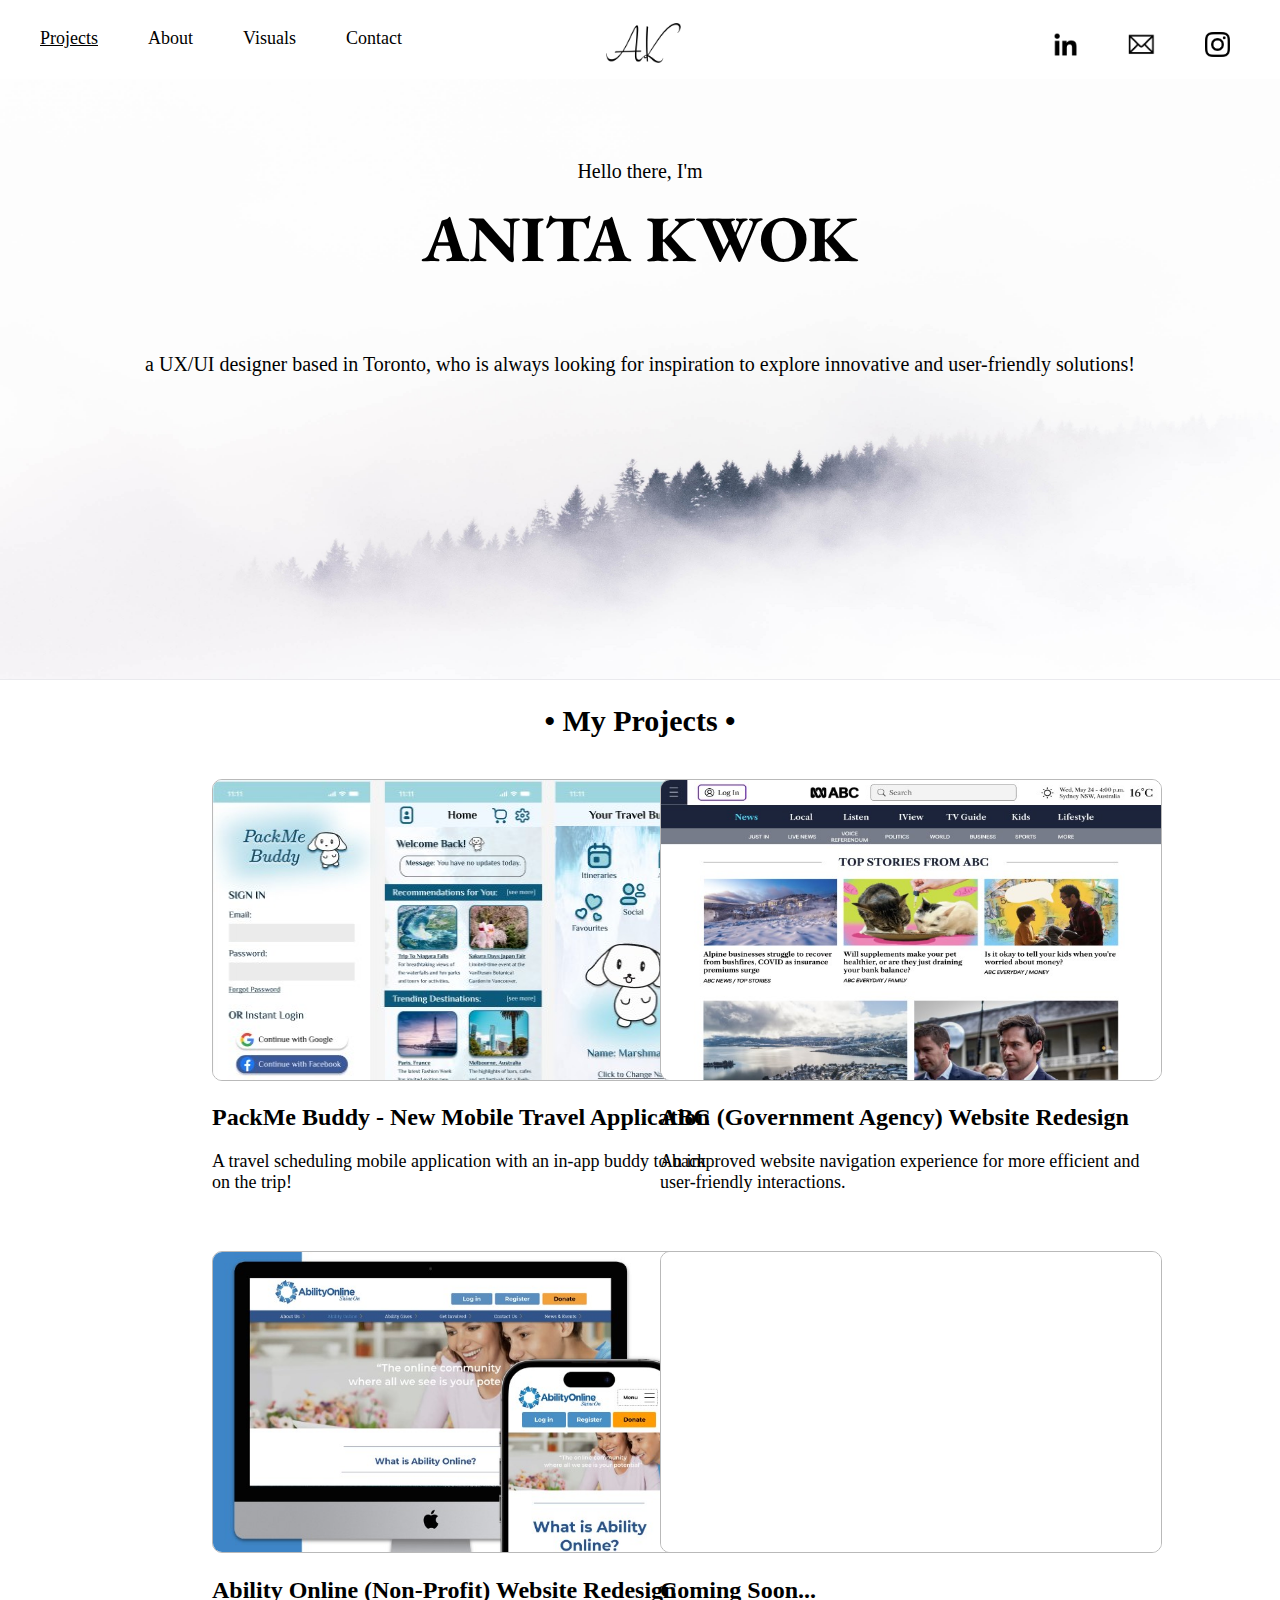
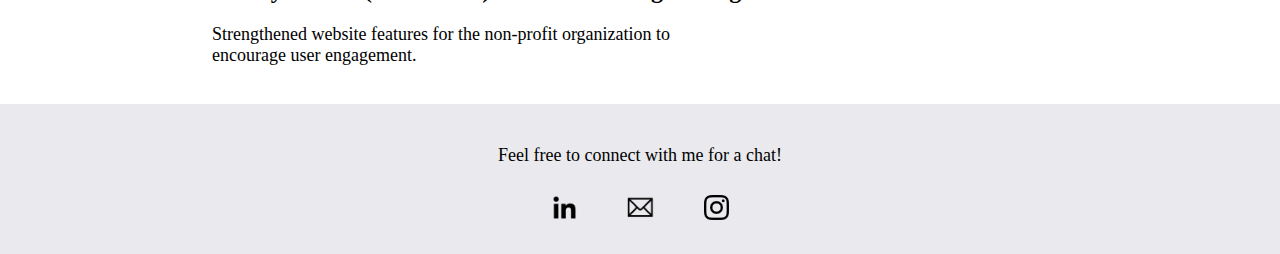
<file: index.html>
<!DOCTYPE html>
<html>
    <link href="https://fonts.googleapis.com/css2?family=EB+Garamond:wght@600&family=Open+Sans&display=swap" rel="stylesheet">
    <link href="https://db.onlinewebfonts.com/c/5b0ec5409a671e85efbb3cc0bfddda14?family=Leelawadee+UI" rel="stylesheet">
    <head>
        <link href="css/style.css" rel="stylesheet" type="text/css">
        <title>
            AK Designs
        </title>
    </head>

    <body>
        <header id="navigationBar">
            <ol class="navigation">
              <li class="inline-block" id="highlight">Projects</li>
              <li class="inline-block">
                <a href="about.html">About</a>
              </li>
              <li class="inline-block">Visuals</li>
              <li class="inline-block">Contact</li>
            </ol>
            <div class= "mytitle">
                <img src="images/AK.png" width=75px height="auto">
            </div>
            <div class= "icons">
                <img id="social" src="images/linkedin.png" width=25px height="auto">
                <img id="social" src="images/email.png" width=27px height="auto">
                <img id="social" src="images/instagram.png" width=25px height="auto">
            </div>
            <div class="hamburger">
                <span class="bar"></span>
                <span class="bar"></span>
                <span class="bar"></span>
            </div>
        </header>
        
        <section class= "hero">
            <div class="herosection">
                <img id="homebg" src="images/home_background.jpg" width=100% height="auto">
                <p class="herowritten" id="text1">Hello there, I'm</p>
                <h1 class="herowritten" id="text2">ANITA KWOK</h1>
                <P class="herowritten" id="text3">a UX/UI designer based in Toronto, who is always looking for inspiration to explore innovative and user-friendly solutions!</P>
            </div>         
        </section>

        <section class="myWork">
            <h1 id="projectTitle">• My Projects •</h1>
            <div class="projectGrid">
                <div class="projectBox leftProjects">
                    <img class="projectImages" src="images/packMeBuddy.jpg" width=500px height=300px>
                    <h2>PackMe Buddy - New Mobile Travel Application</h2>
                    <p>A travel scheduling mobile application with an in-app buddy to back on the trip!</p>
                </div>
                <div class="projectBox rightProjects">
                    <img class="projectImages" src="images/ABCRedesign.jpg" width=500px height=300px>
                    <h2>ABC (Government Agency) Website Redesign</h2>
                    <p>An improved website navigation experience for more efficient and user-friendly interactions.</p>
                </div>
                <div class="projectBox leftProjects">
                    <img class="projectImages" src="images/AbilityOnline.jpg" width=500px height=300px>
                    <h2>Ability Online (Non-Profit) Website Redesign</h2>
                    <p>Strengthened website features for the non-profit organization to encourage user engagement.</p>
                </div>
                <div class="projectBox rightProjects">
                    <img class="projectImages" src="images/blank.jpg" width=500px height=300px>
                    <h2>Coming Soon...</h2>
                    <p></p>
                </div>
            </div>
        </section>
        
        <footer class="footer" id="footerbg">
            <p id="footernote">Feel free to connect with me for a chat!</p>
            <div class= "footericons">
                <img id="footersocial" src="images/linkedin.png" width=25px height="auto">
                <img id="footersocial" src="images/email.png" width=27px height="auto">
                <img id="footersocial" src="images/instagram.png" width=25px height="auto">
            </div>
        </footer>

        <script src="js/index.js"></script>
    </body>

</html>
</file>
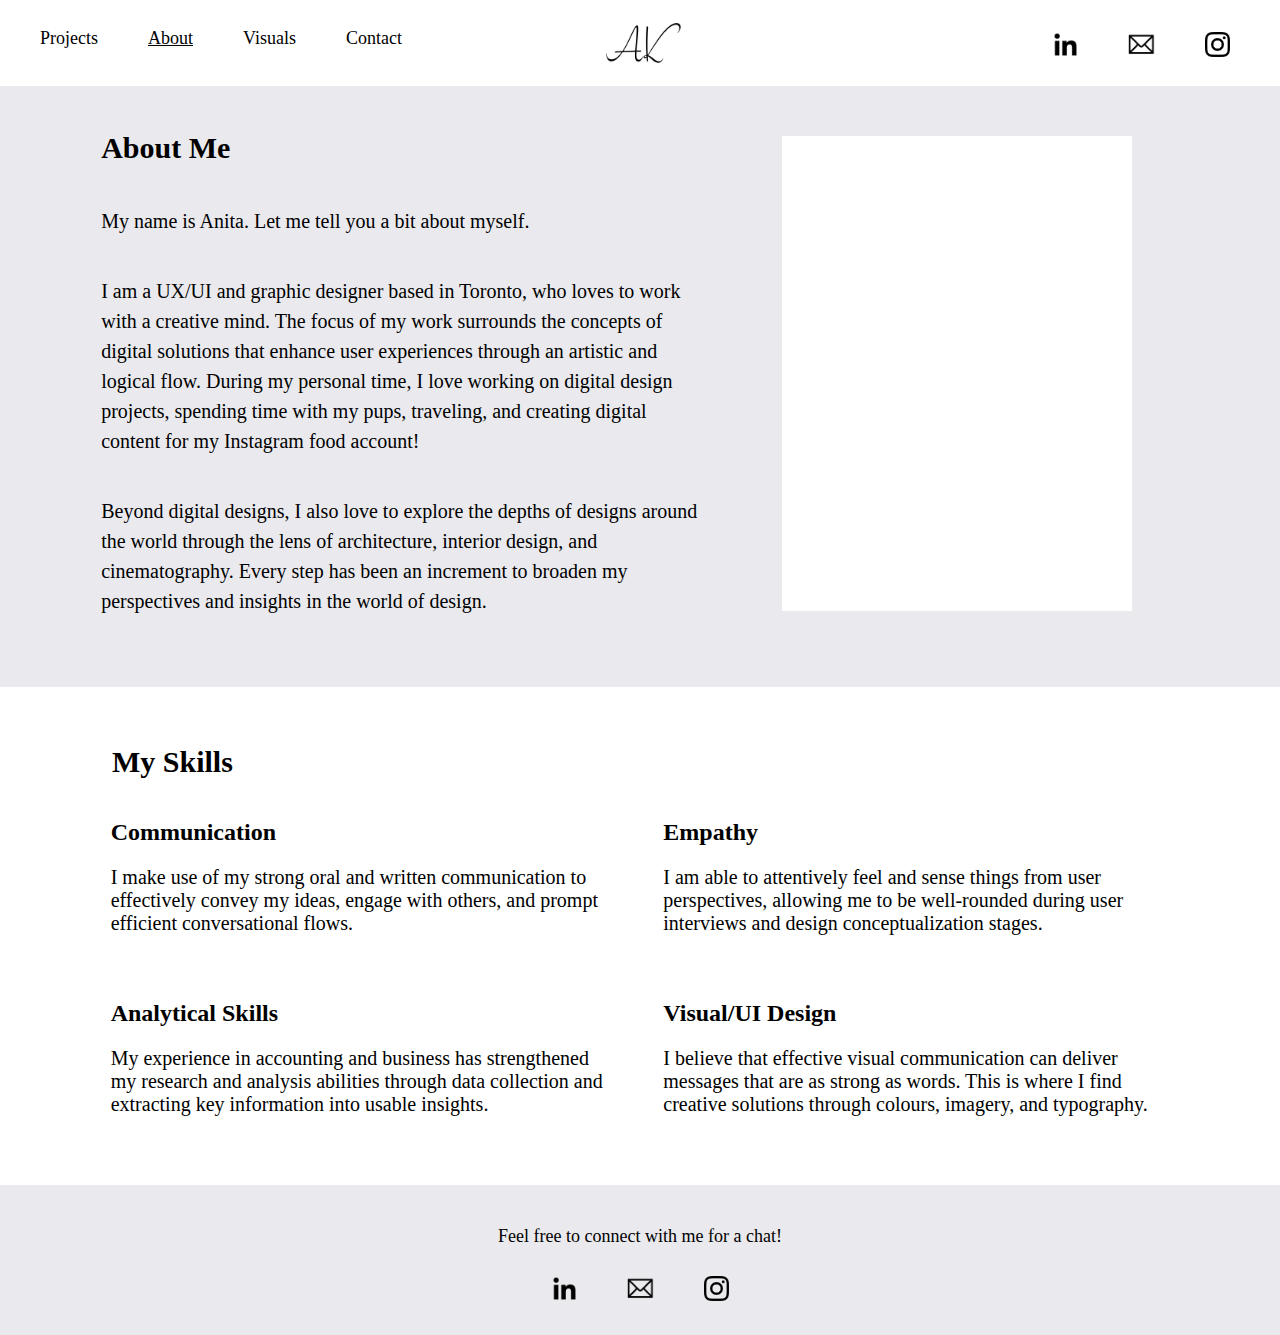
<file: about.html>
<!DOCTYPE html>
<html>
    <link href="https://fonts.googleapis.com/css2?family=EB+Garamond:wght@600&family=Open+Sans&display=swap" rel="stylesheet">
    <link href="https://db.onlinewebfonts.com/c/5b0ec5409a671e85efbb3cc0bfddda14?family=Leelawadee+UI" rel="stylesheet">
    <head>
        <link href="css/style.css" rel="stylesheet" type="text/css">
        <title>
            AK Designs
        </title>
    </head>

    <body>
        <header id="navigationBar">
            <ol class="navigation">
              <li class="inline-block">
                <a href="index.html">Projects</a>
                </li>
              <li class="inline-block" id="highlight">About</li>
              <li class="inline-block">Visuals</li>
              <li class="inline-block">Contact</li>
            </ol>
            <div class= "mytitle">
                <a href="index.html" style=text-decoration:none><img src="images/AK.png" width=75px height="auto"></a>
            </div>
            <div class= "icons">
                <img id="social" src="images/linkedin.png" width=25px height="auto">
                <img id="social" src="images/email.png" width=27px height="auto">
                <img id="social" src="images/instagram.png" width=25px height="auto">
            </div>
            <div class="hamburger">
                <span class="bar"></span>
                <span class="bar"></span>
                <span class="bar"></span>
            </div>
        </header>

        <section class="aboutMe">
            <div>
                <h1 class="titles">About Me</h1>
                <div class="aboutWritten">
                    <p>My name is Anita. Let me tell you a bit about myself.</p>
                    <p>I am a UX/UI and graphic designer based in Toronto, who loves to work with a creative mind. The focus of my work surrounds the concepts of digital solutions that enhance user experiences through an artistic and logical flow. During my personal time, I love working on digital design projects, spending time with my pups, traveling, and creating digital content for my Instagram food account!</p>
                    <p>Beyond digital designs, I also love to explore the depths of designs around the world through the lens of architecture, interior design, and cinematography. Every step has been an increment to broaden my perspectives and insights in the world of design.</p>
                </div>
            </div>
            <img id="profile" src="images/blank.jpg">
        </section>

        <section class="mySkills">
            <h1 class="titles skillT">My Skills</h1>
            <div class="skillsGrid">
                <div class="skillsBox leftSkill">
                    <h2>Communication</h2>
                    <p>I make use of my strong oral and written communication to effectively convey my ideas, engage with others, and prompt efficient conversational flows.</p>
                </div>
                <div class="skillsBox rightSkill">
                    <h2>Empathy</h2>
                    <p>I am able to attentively feel and sense things from user perspectives, allowing me to be well-rounded during user interviews and design conceptualization stages.</p>
                </div>
                <div class="skillsBox leftSkill">
                    <h2>Analytical Skills</h2>
                    <p>My experience in accounting and business has strengthened my research and analysis abilities through data collection and extracting key information into usable insights.</p>
                </div>
                <div class="skillsBox rightSkill">
                    <h2>Visual/UI Design</h2>
                    <p>I believe that effective visual communication can deliver messages that are as strong as words. This is where I find creative solutions through colours, imagery, and typography.</p>
                </div>
            </div>
        </section>

        <footer class="footer" id="footerbg">
            <p id="footernote">Feel free to connect with me for a chat!</p>
            <div class= "footericons">
                <img id="footersocial" src="images/linkedin.png" width=25px height="auto">
                <img id="footersocial" src="images/email.png" width=27px height="auto">
                <img id="footersocial" src="images/instagram.png" width=25px height="auto">
            </div>
        </footer>

        <script src="js/index.js"></script>
    </body>

</html>
</file>
<file: css/style.css>
p {
    font-family: "Leelawadee UI";
    font-size: 20px;
}
/* header */
#navigationBar {
    display: flex;
    flex-direction: row;
    margin-top: 10px;
}
.mytitle {
    cursor: pointer;
    text-decoration: none;
    display: block;
    margin-left: auto;
    margin-right: auto;
    padding: 1%;
}
.navigation {
    display: flex;
    width: 49%;
    align-items: flex-start;
    justify-content: flex-start;
    font-family: "Leelawadee UI";
    font-size: 18px;
}
.icons {
    display: flex;
    width: 52%;
    align-items: center;
    justify-content: flex-end;
}
#social {
    padding-right: 50px;
    cursor: pointer;
    text-decoration: none;
}
.bar {
    display: block;
    width: 25px;
    height: 3px;
    margin: 5px auto;
    -webkit-transition: all 0.3s ease-in-out;
    transition: all 0.3s ease-in-out;
    background-color: #101010;
}
.hamburger {
    display: none;
}
.navigation li {
    cursor: pointer;
    text-decoration: none;
  }
.inline-block {
    display: inline-block;
    padding-right: 50px;
    font-weight: 400;
    color: #000000;
}
.inline-block:hover {
    color: rgb(38, 180, 205);
}
.inline-block a {
    color: #000000;
    text-decoration-line: none;
}
.inline-block a:hover {
    color: rgb(38, 180, 205);
}
#highlight {
    text-decoration: underline;
}
  
/* Hero Section */
body {
    margin: 0;
}
.herosection {
    position: relative;
}
#homebg {
    border-bottom: 1px solid #EAEAEE;
    max-height: 600px;
    height: 70vh;
    width: 100%;
}
.herowritten {
    display: flex;
    flex-direction: column;
    align-items: center;
    justify-content: center;
}
#text1 {
    position: absolute;
    top: 10%;
    text-align: center;
    width: 100%;
    font-family: "Leelawadee UI";
    font-size: 20px;
}
#text2 {
    position: absolute;
    top: 12%;
    text-align: center;
    width: 100%;
    font-family: 'EB Garamond', serif;
    font-size: 65px;
}
#text3 {
    position: absolute;
    top: 42%;
    text-align: center;
    width: 100%;
    font-family: "Leelawadee UI";
    font-size: 20px;
}
.button {
    position: absolute;
    top: 70%;
    left: 50%;
    -ms-transform: translate(-50%, -50%);
    transform: translate(-50%, -50%);
    text-align: center;
    background-color: #346EAA;
    border: none;
    color: white;
    font-family: 'EB Garamond', serif;
    font-size: 20px;
    padding: 20px 70px;
    text-decoration: none;
    margin: 4px 2px;
    cursor: pointer;
    border-radius: 33px;
}


/* footer */

.footer {
    display: flex;
    flex-direction: column;
    align-items: center;
    justify-content: center;
    background-color: #EAEAEE;
    height: 150px;
    width: 100%;
    position: absolute;
}
.footericons {
    display: flex;
    align-items: center;
    justify-content: center;
    padding: 10px;
}
#footersocial {
    padding-right: 25px;
    padding-left: 25px;
    cursor: pointer;
    text-decoration: none;
}
#footernote {
    font-family: "Leelawadee UI";
    font-size: 18px;
}

/* My Projects */
#projectTitle {
    text-align: center;
    font-size: 30px;
}
.projectGrid {
    display: grid;
    grid-template-columns: 1fr 1fr;
    grid-template-rows: 1fr 1fr;
    grid-gap: 0px;
    place-items: start center;
}
.projectBox {
    width: 500px;
    margin: 0 auto;
    padding: 20px;
}
.projectBox p {
    font-size: 18px;
}
.leftProjects {
    margin-left: 30%;
}
.rightProjects {
    margin-right: 30%;
}
.projectImages {
    border: 1px solid rgb(185, 185, 185);
    cursor: pointer;
    border-radius: 10px;
}

/* About Me */
.aboutMe {
    background-color: #EAEAEE;
    padding: 2%;
    padding-bottom: 4%;
    margin-top: 0.5%;
    margin-bottom: 2%;
    display: flex;
    flex-direction: row;
    justify-content: center;
}
.titles {
    font-size: 30px;
    margin-left: 10%;
}
.aboutWritten {
    display: flex;
    flex-direction: column;
    margin-left: 10%;
    width: 80%;
    font-size: 18px;
    line-height: 30px;
}
#profile {
    margin-right: 10%;
    margin-top: 2%;
    margin-bottom: 2%;
    width: 350px;
}

/* My Skills */
.mySkills {
    padding-bottom: 3%;
    padding-top: 1%;
    
}
.skillT {
    margin-left: 8.75%;
}
.skillsGrid {
    display: grid;
    grid-template-columns: 1fr 1fr;
    grid-template-rows: 1fr 1fr;
    grid-gap: 15px;
    place-items: start center;
}
.skillsBox {
    width: 80%;
    margin: 0;
    padding-bottom: 10px;
}

.leftSkill {
    margin-left: 15%;
}
.rightSkill {
    margin-right: 15%;
}

/* Mobile Query*/
@media only screen and (max-width: 600px) {
    .navigation {
        display: none;
    }
    .icons {
        display: none;
    }
    .navigation {
        position: fixed;
        left: -150%;
        top: 48px;
        display: flex;
        flex-direction: column;
        align-items: center;
        justify-content: flex-start;
        background-color: #fff;
        width: 100%;
        height: 100%;
        border-radius: 10px;
        transition: 0.3s;
        box-shadow: 0 10px 27px rgba(0, 0, 0, 0.05);
        z-index: 100;
    }
    .navigation.active {
        left: 0;
    }
    .inline-block {
        padding-top: 30px;
    }
    .hamburger {
        display: block;
        cursor: pointer;
        padding-right: 5%;
        padding-top: 2%;
    }
    .hamburger.active .bar:nth-child(2) {
        opacity: 0;
    }

    .hamburger.active .bar:nth-child(1) {
        transform: translateY(8px) rotate(45deg);
    }

    .hamburger.active .bar:nth-child(3) {
        transform: translateY(-8px) rotate(-45deg);
    }
    .mytitle {
        padding-left: 20%;
    }


    #text2 {
        font-size: 55px;
    }
    #text3 {
        margin-left: 10%;
        align-items: center;
        width: 400px;
    }
    .projectGrid {
        display: flex;
        flex-direction: column;
        justify-content: center;
    }
    .projectBox {
        width: 90%;
        margin: 0;
        justify-content: center;
    }
    .projectImages {
        width: 100%;
        align-items: center;
    }
    
    .aboutMe {
        flex-direction: column;
    }
    #profile {
        margin: 10%;
        margin-top: 5%;
        width: 80%;
        height: 350px;
    }

    .skillsGrid {
        display: flex;
        flex-direction: column;
    }
    .leftSkill {
        margin-left: 10%;
    }
    .rightSkill {
        margin-left: 10%;
    }
}
</file>
